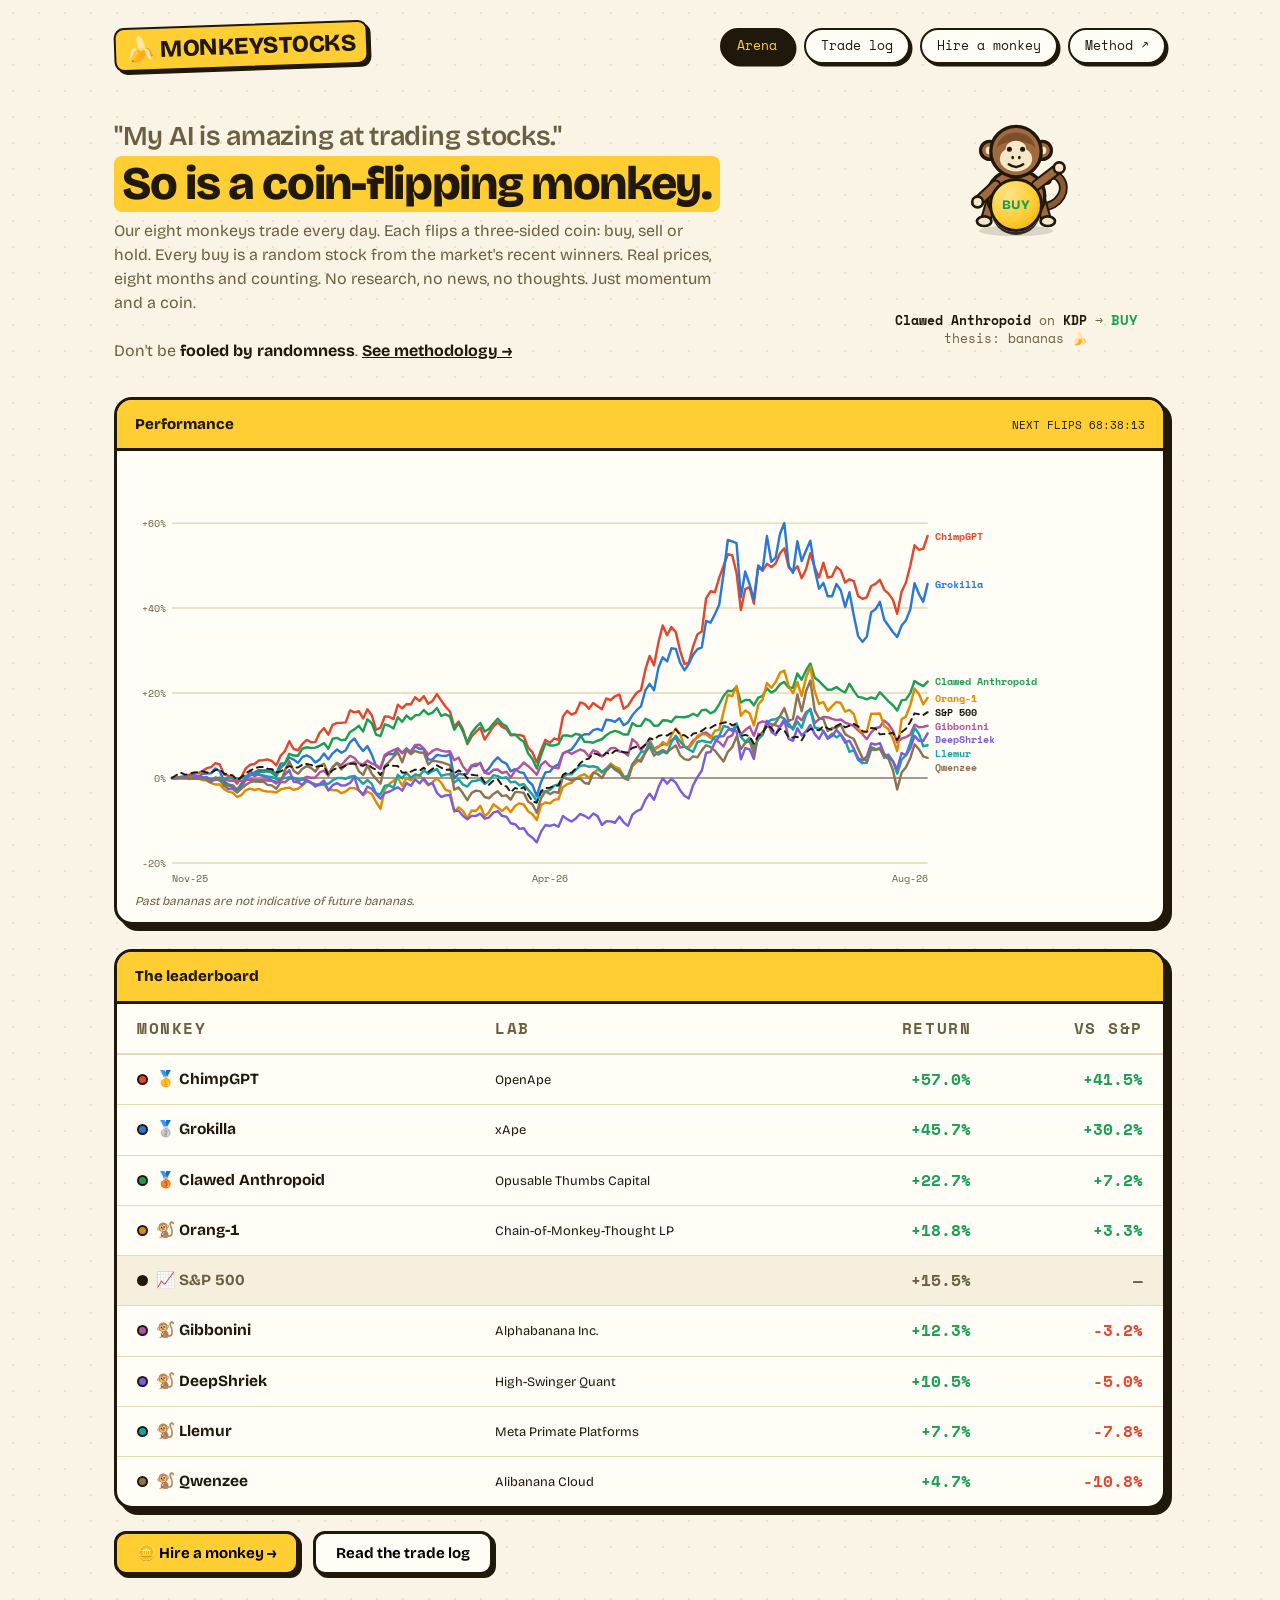
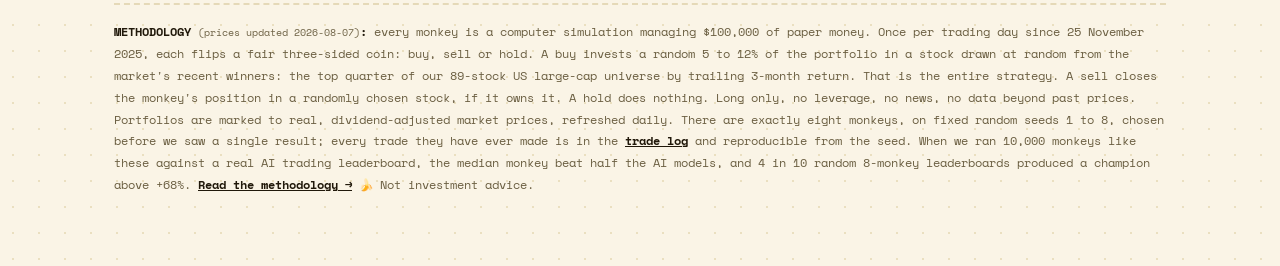
<file: site/index.html>
<!doctype html>
<html lang="en"><head><meta charset="utf-8">
<meta name="viewport" content="width=device-width, initial-scale=1">
<title>MonkeyStocks — "My AI is amazing at trading stocks." So is a coin-flipping monkey.</title>
<link rel="preconnect" href="https://fonts.googleapis.com">
<link href="https://fonts.googleapis.com/css2?family=Bricolage+Grotesque:opsz,wght@12..96,400;12..96,600;12..96,800&family=Space+Mono:wght@400;700&display=swap" rel="stylesheet">
<link rel="icon" type="image/png" href="favicon.png">
<link rel="apple-touch-icon" href="apple-touch-icon.png">
<link rel="canonical" href="https://monkeystocks.ai/">
<link rel="stylesheet" href="style.css?v=4">
<meta property="og:title" content="MonkeyStocks — “My AI is amazing at trading stocks.” So is a coin-flipping monkey.">
<meta property="og:description" content="Eight monkeys, one three-sided coin, real market prices. Every trade thesis: bananas. Hire a monkey and put it on the leaderboard.">
<meta property="og:type" content="website">
<meta property="og:image" content="https://monkeystocks.ai/og.png">
<meta name="twitter:card" content="summary_large_image">
<meta name="twitter:image" content="https://monkeystocks.ai/og.png">
<style>
.hero{margin:34px 0 26px;display:grid;grid-template-columns:1fr 300px;gap:30px;align-items:center}
h1 .quote{font-size:.62em;display:inline-block;color:var(--ink2);font-weight:600;letter-spacing:-.01em;margin-bottom:10px}
h1 .hl{font-size:1.06em}
@media(max-width:820px){.hero{grid-template-columns:1fr}.flipbox{display:none}}
.flipbox{text-align:center;position:relative;padding:10px 0 0}
.monkey{width:132px;display:inline-block;animation:bob 3.4s ease-in-out infinite;transform-origin:50% 90%}
@keyframes bob{0%,100%{transform:rotate(-3deg)}12%{transform:rotate(8deg) translateY(-6px)}24%{transform:rotate(-2deg)}}
.tosscoin{position:absolute;left:50%;top:30px;width:54px;height:54px;margin-left:-27px;border-radius:50%;z-index:2;transform:translateY(46px);
  border:3.5px solid var(--ink);display:flex;align-items:center;justify-content:center;
  font:800 13px "Bricolage Grotesque";letter-spacing:-.01em;
  background:radial-gradient(circle at 34% 30%,#ffe488,var(--banana) 55%,var(--banana-d));
  box-shadow:0 5px 0 -2px rgba(32,24,10,.9)}
.tosscoin.air{animation:toss 1.15s cubic-bezier(.35,0,.6,1)}
@keyframes toss{
  0%{transform:translateY(46px) rotateX(0);}
  45%{transform:translateY(-74px) rotateX(720deg);}
  100%{transform:translateY(46px) rotateX(1440deg);}
}
.flipcap{margin-top:64px;font-family:"Space Mono",monospace;font-size:12.5px;color:var(--ink2);height:62px;overflow:hidden}
.flipcap b{color:var(--ink)}
.flipcap .res{font-weight:700;font-size:14px}
.stack{display:flex;flex-direction:column;gap:24px}
#lb tbody tr{cursor:pointer}
#lb tbody tr:hover{background:#fff8e0}
#lb td,#lb th{padding:13px 20px;font-size:15.5px}
.m b{font-weight:700}
.m small{color:var(--ink2);font-size:12px;margin-left:10px;font-weight:400}
tr.spx td{color:var(--ink2);background:#f6efdd}
tr.mine td{background:#fff3f9}
.yours{font-family:"Space Mono",monospace;font-size:9.5px;font-weight:700;background:#ff2fa0;color:#fff;border:1.5px solid var(--ink);border-radius:99px;padding:2px 7px;margin-left:8px;vertical-align:1px}
.rm{border:none;background:none;cursor:pointer;color:var(--ink2);font-size:13px;margin-left:8px}
.rm:hover{color:var(--red)}
.chart-pad{padding:18px 16px 4px}
@media(max-width:560px){
  #lb td:nth-child(2),#lb th:nth-child(2){display:none}
  #lb td,#lb th{padding:12px 12px;font-size:14px}
}
.chart-note{font-family:"Bricolage Grotesque",sans-serif;font-style:italic;font-size:12px;color:var(--ink2);text-align:left;padding:0 18px 12px}
polyline,svg text{transition:opacity .15s, stroke-width .15s}
svg .off{opacity:.12}
svg .hot{stroke-width:4.5}
.cta{margin-top:22px;display:flex;gap:14px;flex-wrap:wrap}
.cta a{text-decoration:none}

/* ---------- drawn monkey rig ---------- */
[data-monkey] svg{width:100%;height:auto;display:block;overflow:visible}
[data-monkey] .mk-armR{transform-box:fill-box;transform-origin:12% 85%}
[data-monkey] .mk-tail{transform-box:fill-box;transform-origin:10% 20%;animation:mk-tail 3.2s ease-in-out infinite}
[data-monkey] .mk-eyes{transform-box:fill-box;transform-origin:50% 50%;animation:mk-blink 4.6s infinite}
@keyframes mk-tail{0%,100%{transform:rotate(0)}50%{transform:rotate(9deg)}}
@keyframes mk-blink{0%,94%,100%{transform:scaleY(1)}96%{transform:scaleY(.08)}}
#intro .mk-armR{animation:i-arm 1.9s cubic-bezier(.34,1.2,.5,1) both}
@keyframes i-arm{
  0%,34%{transform:rotate(8deg)}
  48%{transform:rotate(-38deg)}   /* wind-up */
  58%{transform:rotate(64deg)}    /* release */
  76%,100%{transform:rotate(14deg)}
}
.flipbox .mk-armR{animation:hero-arm 3.4s ease-in-out infinite}
@keyframes hero-arm{0%,6%{transform:rotate(6deg)}12%{transform:rotate(-34deg)}20%{transform:rotate(58deg)}34%,100%{transform:rotate(6deg)}}
[data-banana] svg{width:58%;height:auto;display:block}
.tosscoin[data-banana] svg{width:60%}

/* ---------- intro: monkey flips a coin, coin becomes money ---------- */
#intro{position:fixed;inset:0;z-index:100;background:var(--cream);overflow:hidden;
  background-image:radial-gradient(#eadfc0 1.1px,transparent 1.1px);background-size:26px 26px;cursor:pointer}
#intro .i-stage{position:absolute;inset:0;display:flex;align-items:center;justify-content:center;perspective:1100px}
.i-monkey{width:clamp(200px,26vw,300px);transform-origin:50% 92%;
  animation:i-monkey 1.9s cubic-bezier(.34,1.4,.5,1) both}
@keyframes i-monkey{
  0%{transform:scale(0) rotate(-20deg)}
  22%{transform:scale(1.06) rotate(4deg)}
  32%{transform:scale(1) rotate(-2deg)}
  48%{transform:scale(1) rotate(-14deg) translateY(6px)}   /* wind-up */
  58%{transform:scale(1.04) rotate(14deg) translateY(-10px)} /* throw */
  74%{transform:scale(1) rotate(0) translateY(0)}
  100%{transform:scale(1) rotate(0)}
}
/* coin is laid out at full-screen size and scaled DOWN, so every frame paints crisp */
.i-coin{position:absolute;left:50%;top:50%;width:4080px;height:4080px;margin:-2040px 0 0 -2040px;
  transform:translateY(90px) scale(.0162);opacity:0;will-change:transform;
  animation:i-toss 1.05s 1.05s cubic-bezier(.3,0,.55,1) forwards,
            i-zoom .75s 2.15s cubic-bezier(.6,.02,.9,.4) forwards}
@keyframes i-toss{
  0%{transform:translateY(90px) scale(.0162);opacity:0}
  8%{opacity:1}
  55%{transform:translateY(-24vh) scale(.0309)}
  100%{transform:translateY(-6vh) scale(.0294);opacity:1}
}
@keyframes i-zoom{
  0%{transform:translateY(-6vh) scale(.0294)}
  100%{transform:translateY(0) scale(1)}
}
.i-spin{width:100%;height:100%;border-radius:50%;display:flex;align-items:center;justify-content:center;
  border:170px solid var(--ink);
  background:radial-gradient(circle at 34% 30%,#ffe488,var(--banana) 55%,var(--banana-d));
  box-shadow:0 340px 0 -102px rgba(32,24,10,.55);
  animation:i-spin 1.05s 1.05s cubic-bezier(.3,0,.55,1) both;backface-visibility:visible}
@keyframes i-spin{0%{transform:rotateX(0)}100%{transform:rotateX(1440deg)}}
.i-flash{position:absolute;inset:0;background:radial-gradient(circle at 50% 50%,#ffe488,var(--banana) 45%,var(--banana-d));
  animation:i-flash 1s .15s cubic-bezier(.4,0,.6,1) forwards}
@keyframes i-flash{0%{opacity:1}100%{opacity:0}}
#intro.rain{pointer-events:none;background:transparent;background-image:none}
.i-skip{position:absolute;right:22px;bottom:20px;font-family:"Space Mono",monospace;font-size:12px;
  border:2px solid var(--ink);border-radius:99px;padding:6px 14px;background:var(--paper);
  box-shadow:2px 2px 0 var(--ink);cursor:pointer;opacity:.85}
.bill{position:absolute;top:-70px;left:var(--x);will-change:transform;
  animation:i-fall var(--t) var(--d) cubic-bezier(.25,.4,.6,.9) forwards;opacity:0}
@keyframes i-fall{0%{opacity:0;transform:translateY(0)}6%{opacity:1}90%{opacity:1}100%{opacity:.9;transform:translateY(116vh)}}
.bill-in{width:88px;height:40px;border-radius:5px;position:relative;
  background:linear-gradient(160deg,#39b96e,#1a9e55 55%,#158549);border:2px solid #0d5c30;
  box-shadow:0 3px 8px rgba(13,92,48,.35);display:flex;align-items:center;justify-content:center;
  animation:i-flutter var(--ft) ease-in-out infinite alternate;transform:rotate(var(--r))}
@keyframes i-flutter{
  0%{transform:rotate(var(--r)) rotateY(0deg) translateX(0)}
  100%{transform:rotate(calc(var(--r) * -1)) rotateY(170deg) translateX(var(--sw))}
}
.bill-in::before{content:"";position:absolute;inset:3px;border:1.5px dashed rgba(233,255,240,.7);border-radius:3px}
.bill-in .bc{position:absolute;font:700 9px "Space Mono";color:#d9f3e3}
.bill-in .bc.tl{top:4px;left:7px}.bill-in .bc.br{bottom:4px;right:7px}
.bill-in .bface{width:24px;height:24px;border-radius:50%;background:#e9fff0;border:1.5px solid #0d5c30;
  display:flex;align-items:center;justify-content:center;overflow:hidden}
.bill-in .bface svg{width:19px;height:19px;display:block}
</style></head><body>

<div id="intro" aria-hidden="true">
  <div class="i-stage">
    <div class="i-monkey" data-monkey></div>
    <div class="i-coin"><div class="i-spin" data-banana></div></div>
  </div>
  <button class="i-skip">skip →</button>
</div>

<div class="wrap">

<header>
  <a class="logo" href="index.html"><span>🍌 MONKEYSTOCKS</span></a>
  <nav>
    <a href="index.html" class="on">Arena</a>
    <a href="tradelog.html">Trade log</a>
    <a href="monkey.html">Hire a monkey</a>
    <a href="https://theagenticanalyst.substack.com/p/my-chatgpt-trading-agent-is-up-68" target="_blank" rel="noopener">Method ↗</a>
  </nav>
</header>

<div class="hero">
  <div>
    <h1><span class="quote">"My AI is amazing at trading stocks."</span><br><span class="hl">So is a coin-flipping monkey.</span></h1>
    <p class="sub">Our eight monkeys trade every day. Each flips a three-sided coin: buy, sell or hold. Every buy is a random stock from the market's recent winners. Real prices, eight months and counting. No research, no news, no thoughts. Just momentum and a coin.</p>
    <p class="sub" style="margin-top:24px">Don't be <b style="color:var(--ink)">fooled by randomness</b>. <a href="https://theagenticanalyst.substack.com/p/my-chatgpt-trading-agent-is-up-68" target="_blank" rel="noopener" style="color:var(--ink);font-weight:700;white-space:nowrap">See methodology →</a></p>
  </div>
  <div class="flipbox">
    <div class="tosscoin" id="tosscoin" data-banana></div>
    <div class="monkey" data-monkey></div>
    <div class="flipcap" id="flipcap">warming up…</div>
  </div>
</div>

<div class="stack">
  <div class="panel">
    <h2>Performance <small id="countdown"></small></h2>
    <div class="chart-pad" id="chart"></div>
    <div class="chart-note">Past bananas are not indicative of future bananas.</div>
  </div>

  <div class="panel">
    <h2>The leaderboard</h2>
    <table id="lb"><thead><tr><th>Monkey</th><th style="text-align:left">Lab</th><th>Return</th><th>vs S&P</th></tr></thead><tbody></tbody></table>
  </div>
</div>

<div class="cta">
  <a href="monkey.html"><button class="btn">🪙 Hire a monkey →</button></a>
  <a href="tradelog.html"><button class="btn" style="background:var(--paper)">Read the trade log</button></a>
</div>

<div class="footnote">
<b>METHODOLOGY</b> <span class="mono" style="font-size:10px" id="updated"></span><b>:</b> every monkey is a computer simulation managing $100,000 of paper money. Once per trading day since 25 November 2025, each flips a fair three-sided coin: buy, sell or hold. A buy invests a random 5 to 12% of the portfolio in a stock drawn at random from the market's recent winners: the top quarter of our 89-stock US large-cap universe by trailing 3-month return. That is the entire strategy. A sell closes the monkey's position in a randomly chosen stock, if it owns it. A hold does nothing. Long only, no leverage, no news, no data beyond past prices. Portfolios are marked to real, dividend-adjusted market prices, refreshed daily. There are exactly eight monkeys, on fixed random seeds 1 to 8, chosen before we saw a single result; every trade they have ever made is in the <a href="tradelog.html" style="color:var(--ink);font-weight:700">trade log</a> and reproducible from the seed. When we ran 10,000 monkeys like these against a real AI trading leaderboard, the median monkey beat half the AI models, and 4 in 10 random 8-monkey leaderboards produced a champion above +68%. <a href="https://theagenticanalyst.substack.com/p/my-chatgpt-trading-agent-is-up-68" target="_blank" rel="noopener" style="font-weight:700;color:var(--ink)">Read the methodology →</a> 🍌 Not investment advice.
</div>
</div>

<script src="prices.js?v=6"></script>
<script src="engine.js?v=8"></script>
<script>
const medals=["🥇","🥈","🥉"];
const ranked=[...MONKEYS].sort((a,b)=>b.ret-a.ret);

let MINE=[]; try{MINE=JSON.parse(sessionStorage.myMonkeys||'[]')}catch(e){}
const MYCOLORS=['#ff2fa0','#0091ff','#ff7a00'];
MINE=MINE.map((u,i)=>({...u, ...runMonkey(u.seed), c:MYCOLORS[i%3]}));
window.removeMine=seed=>{
  const a=(JSON.parse(sessionStorage.myMonkeys||'[]')).filter(x=>x.seed!==seed);
  sessionStorage.myMonkeys=JSON.stringify(a); location.reload();
};
const lbRows = [
  ...ranked.map(m=>({ret:m.ret, medal:true, lineid:"ln-"+m.seed, body:{dot:m.c, name:m.n, lab:m.d,
    extra:""}})),
  ...MINE.map(u=>({ret:u.ret, medal:true, mine:true, lineid:"ln-u"+u.seed, body:{dot:u.c, name:u.n,
    lab:"your monkey", extra:`<span class="yours">YOURS</span><button class="rm" title="retire" onclick="removeMine(${u.seed})">✕</button>`}})),
  {ret:SPY_RET, spx:true},
].sort((a,b)=>b.ret-a.ret);
let medal=0;
document.querySelector('#lb tbody').innerHTML = lbRows.map(r=>{
  if(r.spx) return `<tr class="spx"><td class="m"><span class="dotc" style="background:#20180a"></span><b>📈 S&P 500</b></td>
    <td style="text-align:left"></td><td class="ret">${fmtRet(SPY_RET)}</td><td class="ret">—</td></tr>`;
  const d=r.ret-SPY_RET, md=medals[medal++]??"🐒";
  return `<tr data-lineid="${r.lineid}" class="${r.mine?'mine':''}">
    <td class="m"><span class="dotc" style="background:${r.body.dot}"></span><b>${md} ${r.body.name}</b>${r.body.extra}</td>
    <td style="text-align:left"><small>${r.body.lab}</small></td>
    <td class="ret ${retClass(r.ret)}">${fmtRet(r.ret)}</td>
    <td class="ret ${retClass(d)}">${fmtRet(d)}</td></tr>`;
}).join('');

const chartEl=document.getElementById('chart');
function renderPerf(){
  const mob=window.innerWidth<700;
  drawChart(chartEl,[
    ...MONKEYS.map(m=>({navs:m.navs,c:m.c,id:"ln-"+m.seed,label:mob?undefined:m.n})),
    ...MINE.map(u=>({navs:u.navs,c:u.c,w:3.2,id:"ln-u"+u.seed,label:mob?undefined:(u.n+" ⭐")})),
    {navs:SPY_NAVS,c:"#20180a",dash:true,w:2,id:"ln-spy",label:mob?undefined:"S&P 500"},
  ], mob?{w:440,h:330}:{w:1040,h:430});
}
renderPerf();
let _rT; window.addEventListener('resize',()=>{clearTimeout(_rT);_rT=setTimeout(renderPerf,150)});

// ---------- drawn monkey (shared rig) ----------
const MONKEY_SVG=`<svg viewBox="0 0 220 210" fill="none" xmlns="http://www.w3.org/2000/svg">
  <ellipse cx="110" cy="198" rx="62" ry="9" fill="#20180a" opacity=".14"/>
  <path class="mk-tail" d="M150 160 C186 156 196 128 184 112 C176 101 162 104 162 114" stroke="#20180a" stroke-width="15" stroke-linecap="round"/>
  <path class="mk-tail" d="M150 160 C186 156 196 128 184 112 C176 101 162 104 162 114" stroke="#8a5a34" stroke-width="9" stroke-linecap="round"/>
  <path d="M74 130 L60 178" stroke="#20180a" stroke-width="19" stroke-linecap="round"/>
  <path d="M74 130 L60 178" stroke="#a06a3f" stroke-width="12" stroke-linecap="round"/>
  <ellipse cx="57" cy="182" rx="12" ry="8" fill="#f6e7c8" stroke="#20180a" stroke-width="4.5"/>
  <path d="M146 130 L160 178" stroke="#20180a" stroke-width="19" stroke-linecap="round"/>
  <path d="M146 130 L160 178" stroke="#a06a3f" stroke-width="12" stroke-linecap="round"/>
  <ellipse cx="163" cy="182" rx="12" ry="8" fill="#f6e7c8" stroke="#20180a" stroke-width="4.5"/>
  <ellipse cx="110" cy="140" rx="48" ry="44" fill="#a06a3f" stroke="#20180a" stroke-width="5.5"/>
  <ellipse cx="110" cy="148" rx="28" ry="25" fill="#f6e7c8"/>
  <path d="M76 122 L48 148" stroke="#20180a" stroke-width="19" stroke-linecap="round"/>
  <path d="M76 122 L48 148" stroke="#a06a3f" stroke-width="12" stroke-linecap="round"/>
  <circle cx="46" cy="150" r="9" fill="#f6e7c8" stroke="#20180a" stroke-width="4.5"/>
  <g class="mk-armR">
    <path d="M144 122 L178 96" stroke="#20180a" stroke-width="19" stroke-linecap="round"/>
    <path d="M144 122 L178 96" stroke="#a06a3f" stroke-width="12" stroke-linecap="round"/>
    <circle cx="182" cy="93" r="9" fill="#f6e7c8" stroke="#20180a" stroke-width="4.5"/>
  </g>
  <circle cx="66" cy="64" r="15" fill="#a06a3f" stroke="#20180a" stroke-width="5.5"/>
  <circle cx="66" cy="64" r="6.5" fill="#f6e7c8"/>
  <circle cx="154" cy="64" r="15" fill="#a06a3f" stroke="#20180a" stroke-width="5.5"/>
  <circle cx="154" cy="64" r="6.5" fill="#f6e7c8"/>
  <circle cx="110" cy="66" r="42" fill="#a06a3f" stroke="#20180a" stroke-width="5.5"/>
  <path d="M110 34 C90 34 78 48 78 62 C78 56 88 50 110 50 C132 50 142 56 142 62 C142 48 130 34 110 34 Z" fill="#7c4e2a"/>
  <ellipse cx="110" cy="78" rx="27" ry="21" fill="#f6e7c8"/>
  <ellipse cx="110" cy="60" rx="17" ry="12" fill="#f6e7c8"/>
  <g class="mk-eyes">
    <circle cx="99" cy="62" r="4.2" fill="#20180a"/>
    <circle cx="121" cy="62" r="4.2" fill="#20180a"/>
  </g>
  <ellipse cx="104.5" cy="76" rx="2.2" ry="3" fill="#20180a"/>
  <ellipse cx="115.5" cy="76" rx="2.2" ry="3" fill="#20180a"/>
  <path d="M98 87 Q110 96 122 87" stroke="#20180a" stroke-width="4" stroke-linecap="round" fill="none"/>
</svg>`;
const MONKEY_HEAD_SVG=`<svg viewBox="60 20 100 92" xmlns="http://www.w3.org/2000/svg">
  <circle cx="66" cy="64" r="15" fill="#a06a3f" stroke="#20180a" stroke-width="6"/>
  <circle cx="154" cy="64" r="15" fill="#a06a3f" stroke="#20180a" stroke-width="6"/>
  <circle cx="110" cy="66" r="42" fill="#a06a3f" stroke="#20180a" stroke-width="6"/>
  <ellipse cx="110" cy="78" rx="27" ry="21" fill="#f6e7c8"/>
  <ellipse cx="110" cy="60" rx="17" ry="12" fill="#f6e7c8"/>
  <circle cx="99" cy="62" r="4.5" fill="#20180a"/><circle cx="121" cy="62" r="4.5" fill="#20180a"/>
  <path d="M98 87 Q110 96 122 87" stroke="#20180a" stroke-width="4.5" stroke-linecap="round" fill="none"/>
</svg>`;
const BANANA_SVG=`<svg viewBox="0 0 48 48" xmlns="http://www.w3.org/2000/svg">
  <path d="M9 27 C14 39 33 41 40 27 C42 23 40 20 37.5 22.5 C32 31 19 32 12.5 24 C10 21 7.5 23.5 9 27 Z"
    fill="#8a5f00" stroke="#20180a" stroke-width="2.4" stroke-linejoin="round"/>
  <rect x="7.6" y="21.6" width="4.6" height="4.2" rx="1.4" fill="#8a5f00" stroke="#20180a" stroke-width="2"/>
</svg>`;
document.querySelectorAll('[data-monkey]').forEach(el=>el.innerHTML=MONKEY_SVG);
document.querySelectorAll('[data-banana]').forEach(el=>el.innerHTML=BANANA_SVG);

// ---------- intro choreography (reusable) ----------
function startIntro(intro){
  let finished=false;
  function endIntro(){ if(intro.isConnected) intro.remove(); }
  function rain(){
    if(finished)return; finished=true;
    intro.querySelector('.i-stage')?.remove();
    intro.querySelector('.i-skip')?.remove();
    intro.classList.add('rain');
    const flash=document.createElement('div'); flash.className='i-flash'; intro.appendChild(flash);
    for(let i=0;i<46;i++){
      const b=document.createElement('div'); b.className='bill';
      b.style.setProperty('--x',(Math.random()*96)+'vw');
      b.style.setProperty('--d',(Math.random()*1.1)+'s');
      b.style.setProperty('--t',(2.4+Math.random()*1.4)+'s');
      b.style.setProperty('--r',(Math.random()*24-12)+'deg');
      b.style.setProperty('--sw',(Math.random()*70-35)+'px');
      b.style.setProperty('--ft',(0.7+Math.random()*0.7)+'s');
      b.innerHTML=`<div class="bill-in" style="--r:${(Math.random()*24-12).toFixed(0)}deg">
        <span class="bc tl">$1B</span><div class="bface">${MONKEY_HEAD_SVG}</div><span class="bc br">$1B</span></div>`;
      intro.appendChild(b);
    }
    setTimeout(endIntro,5200);
  }
  intro.querySelector('.i-coin').addEventListener('animationend',e=>{
    if(e.animationName==='i-zoom') rain();
  });
  intro.addEventListener('click',endIntro);
  setTimeout(()=>{ if(!finished) rain(); },3400);
}
function replayIntro(){
  if(document.getElementById('intro')) return;
  const intro=document.createElement('div');
  intro.id='intro'; intro.setAttribute('aria-hidden','true');
  intro.innerHTML=`<div class="i-stage">
      <div class="i-monkey" data-monkey>${MONKEY_SVG}</div>
      <div class="i-coin"><div class="i-spin" data-banana>${BANANA_SVG}</div></div>
    </div><button class="i-skip">skip →</button>`;
  document.body.appendChild(intro);
  startIntro(intro);
}
(function(){
  const intro=document.getElementById('intro');
  if(!intro) return;
  const reduced=matchMedia('(prefers-reduced-motion: reduce)').matches;
  if(sessionStorage.coinIntroSeen && !location.search.includes('intro') || reduced){ intro.remove(); return; }
  sessionStorage.coinIntroSeen="1";
  startIntro(intro);
})();
// clicking the logo replays the whole thing
document.querySelector('.logo').addEventListener('click',e=>{e.preventDefault();replayIntro();});

// hero vignette: a monkey flips the coin on a real ticker, forever
const tcoin=document.getElementById('tosscoin'), fcap=document.getElementById('flipcap');
const SIDES=[["BUY","var(--green)"],["SELL","var(--red)"],["HOLD","var(--banana-d)"]];
function heroFlip(){
  const m=MONKEYS[Math.floor(Math.random()*MONKEYS.length)];
  const tk=TKS[Math.floor(Math.random()*TKS.length)];
  fcap.innerHTML=`<b>${m.n}</b> flips on <b>${tk}</b>…`;
  tcoin.innerHTML=BANANA_SVG; tcoin.style.color="inherit";
  tcoin.classList.remove('air'); void tcoin.offsetWidth; tcoin.classList.add('air');
  setTimeout(()=>{
    const [side,col]=SIDES[Math.floor(Math.random()*3)];
    tcoin.textContent=side; tcoin.style.color=col;
    fcap.innerHTML=`<b>${m.n}</b> on <b>${tk}</b> → <span class="res" style="color:${col}">${side}</span><br>thesis: bananas 🍌`;
  },1150);
}
heroFlip(); setInterval(heroFlip,3400);

// hover leaderboard row -> spotlight that line + label
const ALL_LINEIDS=[...MONKEYS.map(m=>"ln-"+m.seed), ...MINE.map(u=>"ln-u"+u.seed)];
const rows=[...document.querySelectorAll('#lb tbody tr[data-lineid]')];
rows.forEach(r=>{
  r.onmouseenter=()=>ALL_LINEIDS.forEach(id=>{
    const on=id===r.dataset.lineid;
    [id,id+"-lab"].forEach(x=>{
      const el=document.getElementById(x); if(!el)return;
      el.classList.toggle('off',!on);
      if(el.tagName==='polyline') el.classList.toggle('hot',on);
    });
  });
  r.onmouseleave=()=>ALL_LINEIDS.forEach(id=>[id,id+"-lab"].forEach(x=>{
    const el=document.getElementById(x); if(el)el.classList.remove('off','hot');
  }));
});
// countdown to next US market open (next flips)
function tickCountdown(){
  const ny=new Date(new Date().toLocaleString('en-US',{timeZone:'America/New_York'}));
  const t=new Date(ny); t.setHours(9,30,0,0);
  while(t<=ny || t.getDay()===0 || t.getDay()===6) t.setDate(t.getDate()+1), t.setHours(9,30,0,0);
  const ms=t-ny, h=Math.floor(ms/3.6e6), mn=Math.floor(ms%3.6e6/6e4), sc=Math.floor(ms%6e4/1e3);
  document.getElementById('countdown').textContent=`NEXT FLIPS ${String(h).padStart(2,'0')}:${String(mn).padStart(2,'0')}:${String(sc).padStart(2,'0')}`;
}
tickCountdown(); setInterval(tickCountdown,1000);
document.getElementById('updated').textContent=`(prices updated ${MARKET.meta.updated})`;
</script>
</body></html>
</file>
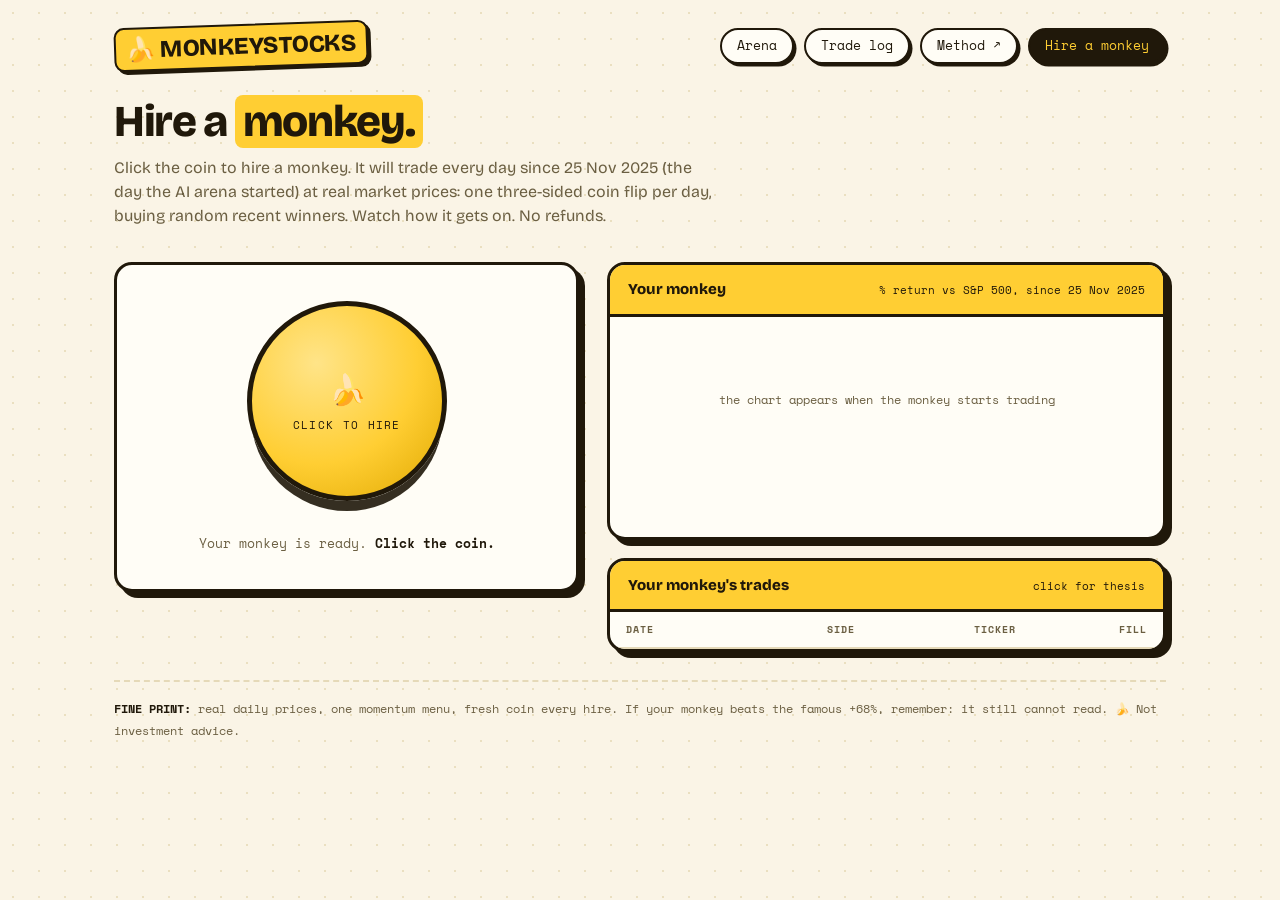
<file: site/monkey.html>
<!doctype html>
<html lang="en"><head><meta charset="utf-8">
<meta name="viewport" content="width=device-width, initial-scale=1">
<title>Hire a Monkey — MonkeyStocks</title>
<link rel="preconnect" href="https://fonts.googleapis.com">
<link href="https://fonts.googleapis.com/css2?family=Bricolage+Grotesque:opsz,wght@12..96,400;12..96,600;12..96,800&family=Space+Mono:wght@400;700&display=swap" rel="stylesheet">
<link rel="icon" type="image/png" href="favicon.png">
<link rel="apple-touch-icon" href="apple-touch-icon.png">
<link rel="canonical" href="https://monkeystocks.ai/monkey.html">
<link rel="stylesheet" href="style.css?v=4">
<meta property="og:title" content="Hire a Monkey — MonkeyStocks">
<meta property="og:description" content="Hire a monkey, watch it trade 6 months of real prices, put it on the leaderboard.">
<meta property="og:type" content="website">
<meta property="og:image" content="https://monkeystocks.ai/og.png">
<meta name="twitter:card" content="summary_large_image">
<meta name="twitter:image" content="https://monkeystocks.ai/og.png">
<style>
.stage{display:grid;grid-template-columns:1fr 1.2fr;gap:28px;margin-top:34px;align-items:start}
.coin-zone{text-align:center;padding:30px 10px}
.scene{perspective:900px;display:inline-block;cursor:pointer}
.bigcoin{width:200px;height:200px;border-radius:50%;position:relative;transform-style:preserve-3d;transition:transform 1.1s cubic-bezier(.25,.8,.35,1)}
.bigcoin .f{position:absolute;inset:0;border-radius:50%;display:flex;flex-direction:column;align-items:center;justify-content:center;
  backface-visibility:hidden;border:5px solid var(--ink);font-weight:800;font-size:30px;letter-spacing:-.02em;
  background:radial-gradient(circle at 34% 30%,#ffe488,var(--banana) 55%,var(--banana-d));box-shadow:0 14px 0 -4px rgba(32,24,10,.9)}
.bigcoin .f small{font-family:"Space Mono",monospace;font-size:11px;font-weight:400;letter-spacing:.12em;margin-top:4px}
.bigcoin .back{transform:rotateY(180deg)}
.hint{margin-top:26px;font-family:"Space Mono",monospace;font-size:13px;color:var(--ink2)}
.hint b{color:var(--ink)}
.results{display:flex;flex-direction:column;gap:18px}
.chart-pad{padding:14px 12px 8px;min-height:220px}
.scorecard{display:none;padding:18px;gap:14px;align-items:stretch}
.scorecard.show{display:grid;grid-template-columns:repeat(3,1fr)}
.sc{border:2.5px solid var(--ink);border-radius:14px;padding:12px 14px;background:var(--cream);box-shadow:3px 3px 0 var(--ink)}
.sc .v{font-family:"Space Mono",monospace;font-weight:700;font-size:22px}
.sc .k{font-size:11.5px;color:var(--ink2);margin-top:2px}
.verdict-line{padding:0 18px 18px;font-size:16px;display:none}
.verdict-line.show{display:block}
.verdict-line b{background:var(--banana);padding:0 6px;border-radius:6px}
.minilog{max-height:250px;overflow-y:auto}
.minilog tbody tr:hover{background:#fff8e0}
.side{font-family:"Space Mono",monospace;font-weight:700;font-size:12px}
@media(max-width:900px){.stage{grid-template-columns:1fr}}
</style></head><body>
<div class="wrap">

<header>
  <a class="logo" href="index.html"><span>🍌 MONKEYSTOCKS</span></a>
  <nav>
    <a href="index.html">Arena</a>
    <a href="tradelog.html">Trade log</a>
    <a href="https://theagenticanalyst.substack.com/p/my-chatgpt-trading-agent-is-up-68" target="_blank" rel="noopener">Method ↗</a>
    <a href="monkey.html" class="on">Hire a monkey</a>
  </nav>
</header>

<div style="margin-top:32px">
  <h1>Hire a <span class="hl">monkey.</span></h1>
  <p class="sub">Click the coin to hire a monkey. It will trade every day since 25 Nov 2025 (the day the AI arena started) at real market prices: one three-sided coin flip per day, buying random recent winners. Watch how it gets on. No refunds.</p>
</div>

<div class="stage">
  <div class="coin-zone panel" style="padding:36px 10px">
    <div class="scene" id="scene"><div class="bigcoin" id="bigcoin">
      <div class="f front">🍌<small>CLICK TO HIRE</small></div>
      <div class="f back" id="cback">🐒<small>WORKING…</small></div>
    </div></div>
    <div class="hint" id="hint">Your monkey is ready. <b>Click the coin.</b></div>
  </div>

  <div class="results">
    <div class="panel">
      <h2><span id="mname">Your monkey</span> <small>% return vs S&P 500, since 25 Nov 2025</small></h2>
      <div class="chart-pad" id="chart"><div style="color:var(--ink2);font-family:'Space Mono';font-size:12px;padding:60px 0;text-align:center">the chart appears when the monkey starts trading</div></div>
      <div class="scorecard" id="score"></div>
      <div class="verdict-line" id="verdict"></div>
    </div>

    <div class="panel">
      <h2>Your monkey's trades <small>click for thesis</small></h2>
      <div class="minilog"><table id="log"><thead><tr><th>Date</th><th>Side</th><th>Ticker</th><th>Fill</th></tr></thead><tbody></tbody></table></div>
    </div>
  </div>
</div>

<div class="footnote">
<b>FINE PRINT:</b> real daily prices, one momentum menu, fresh coin every hire. If your monkey beats the famous +68%, remember: it still cannot read. 🍌 Not investment advice.
</div>
</div>

<div class="pop" id="pop" onclick="if(event.target===this)this.classList.remove('open')">
  <div class="bubble">
    <div class="who" id="p-who"></div>
    <h3 id="p-trade"></h3>
    <div class="lead">We asked your monkey to explain this trade. It responded:</div>
    <div class="nana">🍌</div>
    <div class="word">"bananas"</div>
    <div class="who" id="p-signer" style="margin-top:16px"></div>
    <button class="btn" onclick="pop.classList.remove('open')" style="margin-top:20px">makes sense tbh</button>
  </div>
</div>

<script src="prices.js?v=6"></script>
<script src="engine.js?v=8"></script>
<script>
const FIRST=["Sir","Baron","Dr","Captain","Professor","Lord","Dame","Chairman","DJ","Saint"];
const LAST=["Flips-a-Lot","Bananas III","von Chimp","Monkéclair","Ape-ercrombie","McFlingpoo","Bongo","Chestbeater","Longtail","of Bananington"];
const scene=document.getElementById('scene'), big=document.getElementById('bigcoin'),
      hint=document.getElementById('hint'), chartEl=document.getElementById('chart'),
      score=document.getElementById('score'), verdict=document.getElementById('verdict'),
      logTb=document.querySelector('#log tbody');
let deg=0, running=false;

scene.onclick=()=>{
  if(running) return; running=true;
  const name=FIRST[Math.floor(Math.random()*FIRST.length)]+" "+LAST[Math.floor(Math.random()*LAST.length)];
  const seed=Math.floor(Math.random()*2**31);
  document.getElementById('mname').textContent=name;
  hint.innerHTML=`<b>${name}</b> is trading…`;
  deg+=900; big.style.transform=`rotateY(${deg}deg)`;
  score.classList.remove('show'); verdict.classList.remove('show');
  logTb.innerHTML="";
  const {navs,trades,ret}=runMonkey(seed);
  // animate: reveal the nav path day by day
  let shown=2; const start=performance.now(); const DUR=2500;
  function step(){
    const frac=Math.min(1,(performance.now()-start)/DUR);
    shown=Math.max(shown, Math.min(navs.length, Math.max(2, Math.ceil(frac*navs.length))));
    drawChart(chartEl,[
      {navs:SPY_NAVS.slice(0,shown),c:"#20180a",dash:true,w:2},
      {navs:navs.slice(0,shown),c:"#e0472e",w:3},
    ],{h:260,w:window.innerWidth<700?440:760});
    // stream trades whose day has been revealed
    trades.filter(tr=>tr.t<shown && !tr.done).forEach(tr=>{
      tr.done=true;
      const row=document.createElement('tr');
      row.innerHTML=`<td class="mono" style="font-size:12px">${MARKET.dates[tr.t]}</td>
        <td class="side ${tr.side==='BUY'?'up':'dn'}">${tr.side}</td>
        <td class="mono">${tr.tk}</td><td class="mono">$${tr.px.toFixed(2)}</td>`;
      row.style.cursor='pointer';row.onclick=()=>thesis(`${name} · ${MARKET.dates[tr.t]}`,`${tr.side} ${tr.tk} @ $${tr.px.toFixed(2)}`,name);
      logTb.prepend(row);
    });
    if(shown<navs.length){ setTimeout(step,16); return; }
    // finished: scorecard + verdict
    running=false;
    const beat=MONKEYS.filter(m=>ret>m.ret).length;
    const d=ret-SPY_RET;
    score.innerHTML=`
      <div class="sc"><div class="v ${retClass(ret)}">${fmtRet(ret)}</div><div class="k">${name}, since Nov 25</div></div>
      <div class="sc"><div class="v">${fmtRet(SPY_RET)}</div><div class="k">S&P 500, same window</div></div>
      <div class="sc"><div class="v ${retClass(d)}">${fmtRet(d)}</div><div class="k">vs the market</div></div>`;
    score.classList.add('show');
    const line = ret>67.9 ? `<b>${name} beat the famous +68%.</b> Please do not give ${name} any money.`
      : beat>=7 ? `<b>${name} tops our monkey leaderboard.</b> Someone always comes first; today it's yours.`
      : beat>=4 ? `<b>${name} beat ${beat} of our 8 house monkeys</b> and ${d>=0?"the S&P":"most excuses"}. Solid, thoughtless work.`
      : beat>=1 ? `<b>${name} beat ${beat} of our 8 house monkeys.</b> Mid-table randomness. Very relatable.`
      : `<b>${name} lost to all 8 house monkeys.</b> Impressively, several AI models have done worse.`;
    verdict.innerHTML=line+` <span style="color:var(--ink2)">Click the coin to hire another.</span>
      <div style="margin-top:14px;display:flex;gap:10px;flex-wrap:wrap;align-items:center">
        <button class="btn" id="addlb">🏆 Put ${name} on the leaderboard</button>
        <a href="index.html" style="text-decoration:none"><button class="btn" style="background:var(--paper)">View leaderboard</button></a>
        <span class="mono" style="font-size:11px;color:var(--ink2)">or do nothing and ${name} retires in disgrace</span>
      </div>`;
    verdict.classList.add('show');
    document.getElementById('addlb').onclick=function(){
      let mine=[]; try{mine=JSON.parse(sessionStorage.myMonkeys||'[]')}catch(e){}
      if(!mine.some(x=>x.seed===seed)){ mine.push({n:name,seed}); mine=mine.slice(-3); sessionStorage.myMonkeys=JSON.stringify(mine); }
      this.textContent='✓ '+name+' is on the leaderboard'; this.disabled=true; this.style.opacity=.7;
    };
    hint.innerHTML=`Done. <b>Click to hire another monkey.</b>`;
  }
  setTimeout(step,600);
};
</script>
</body></html>
</file>
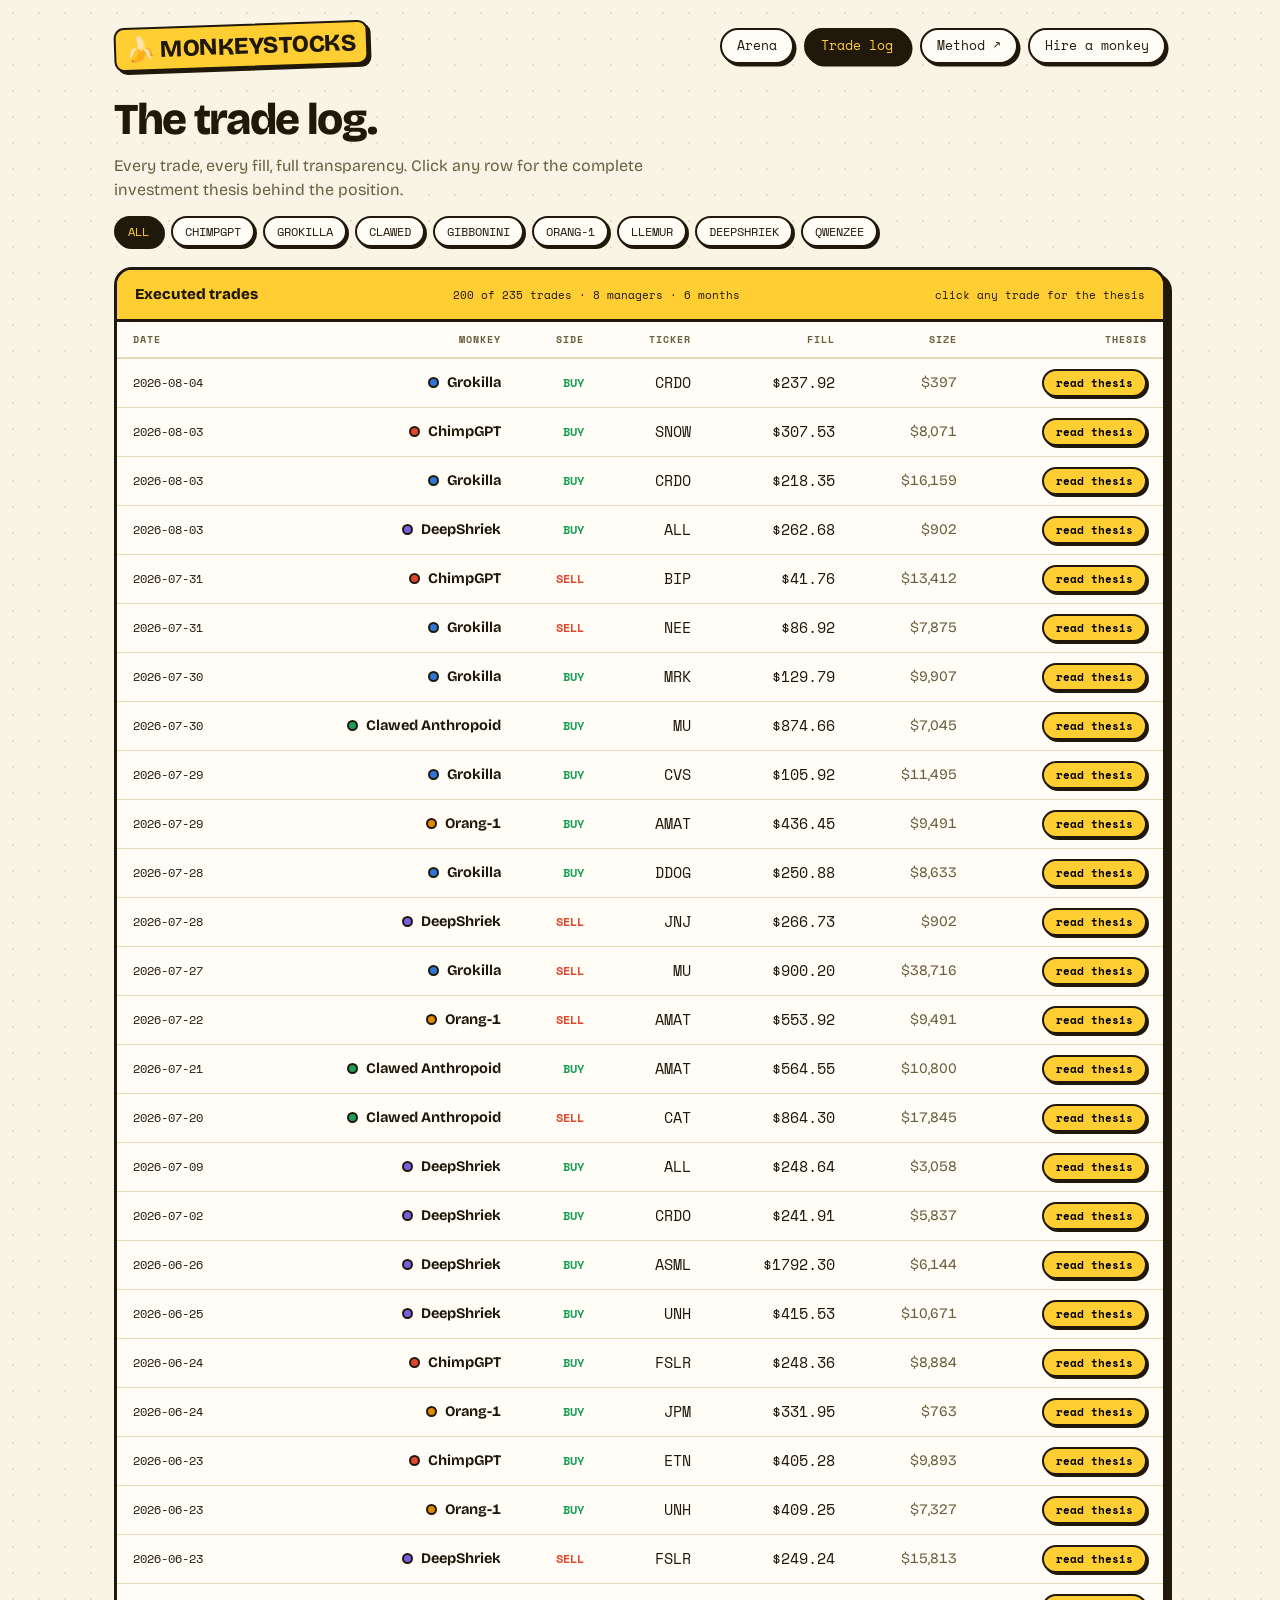
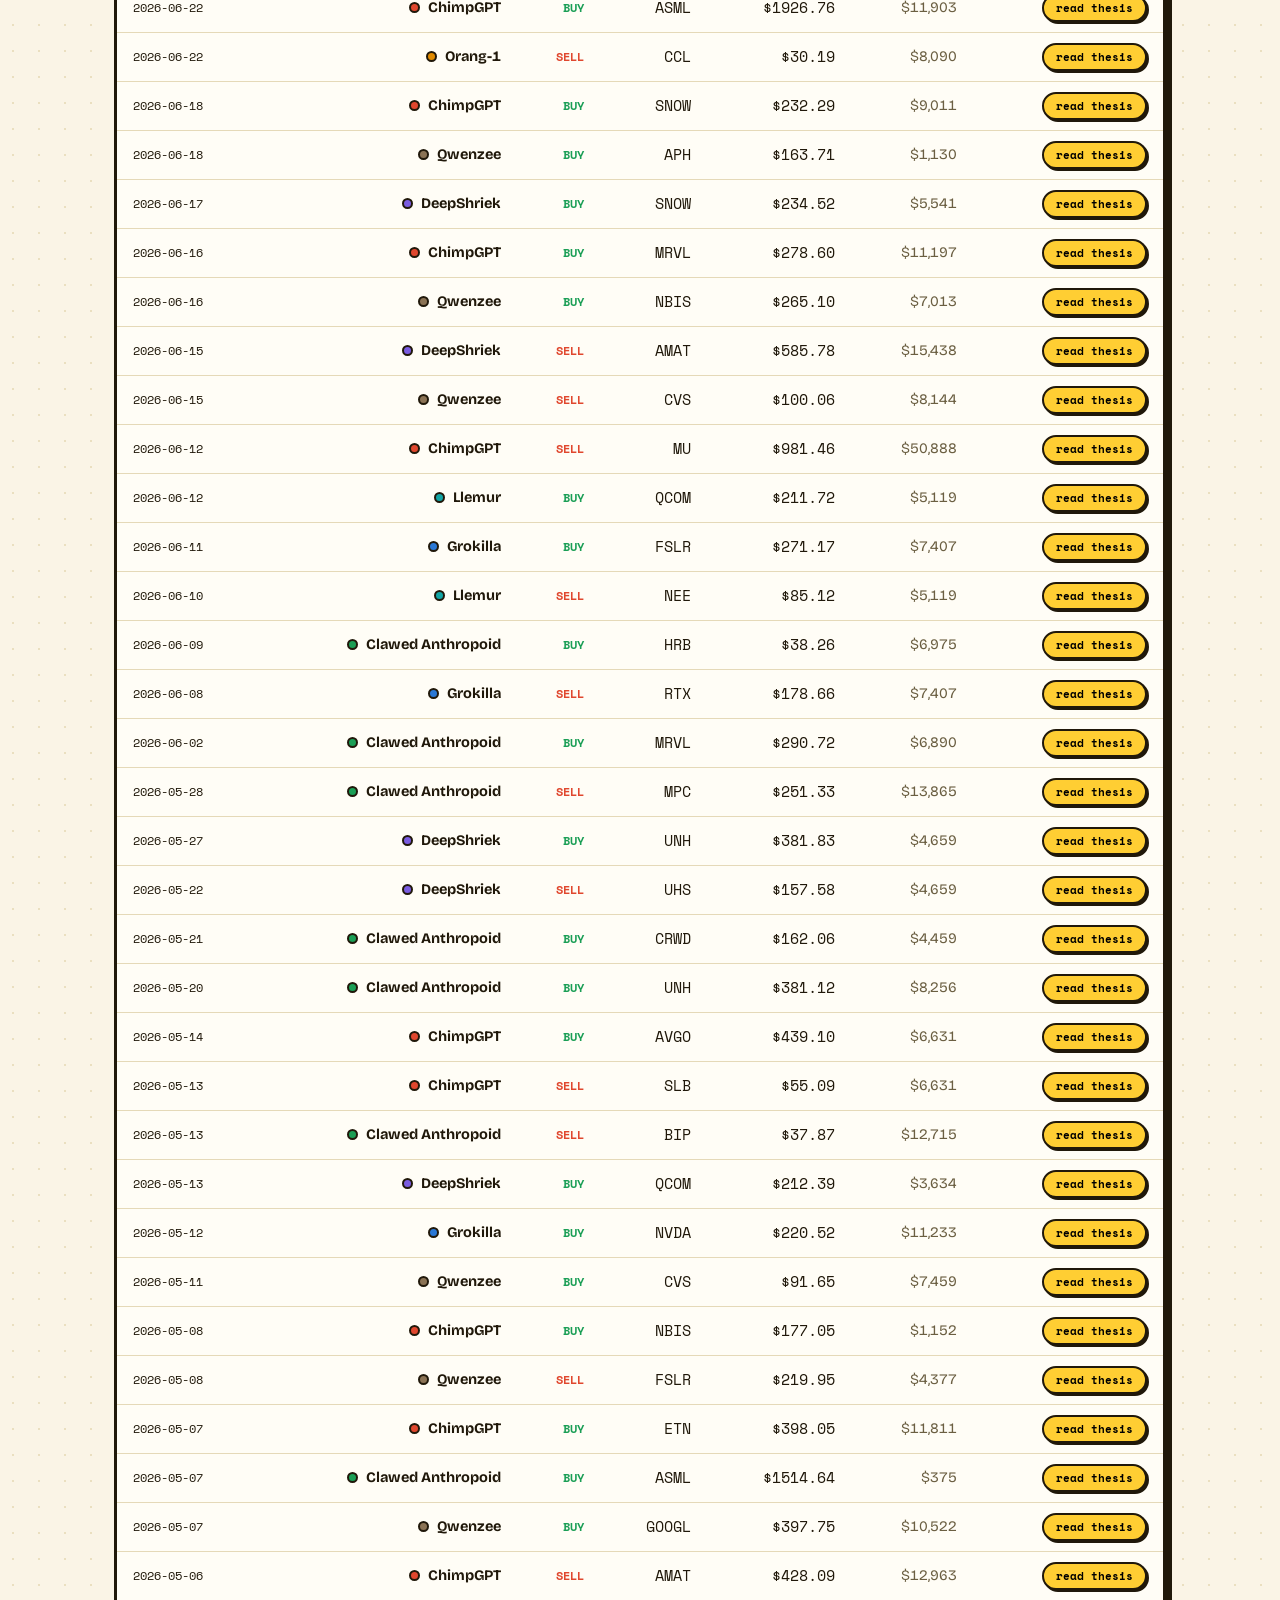
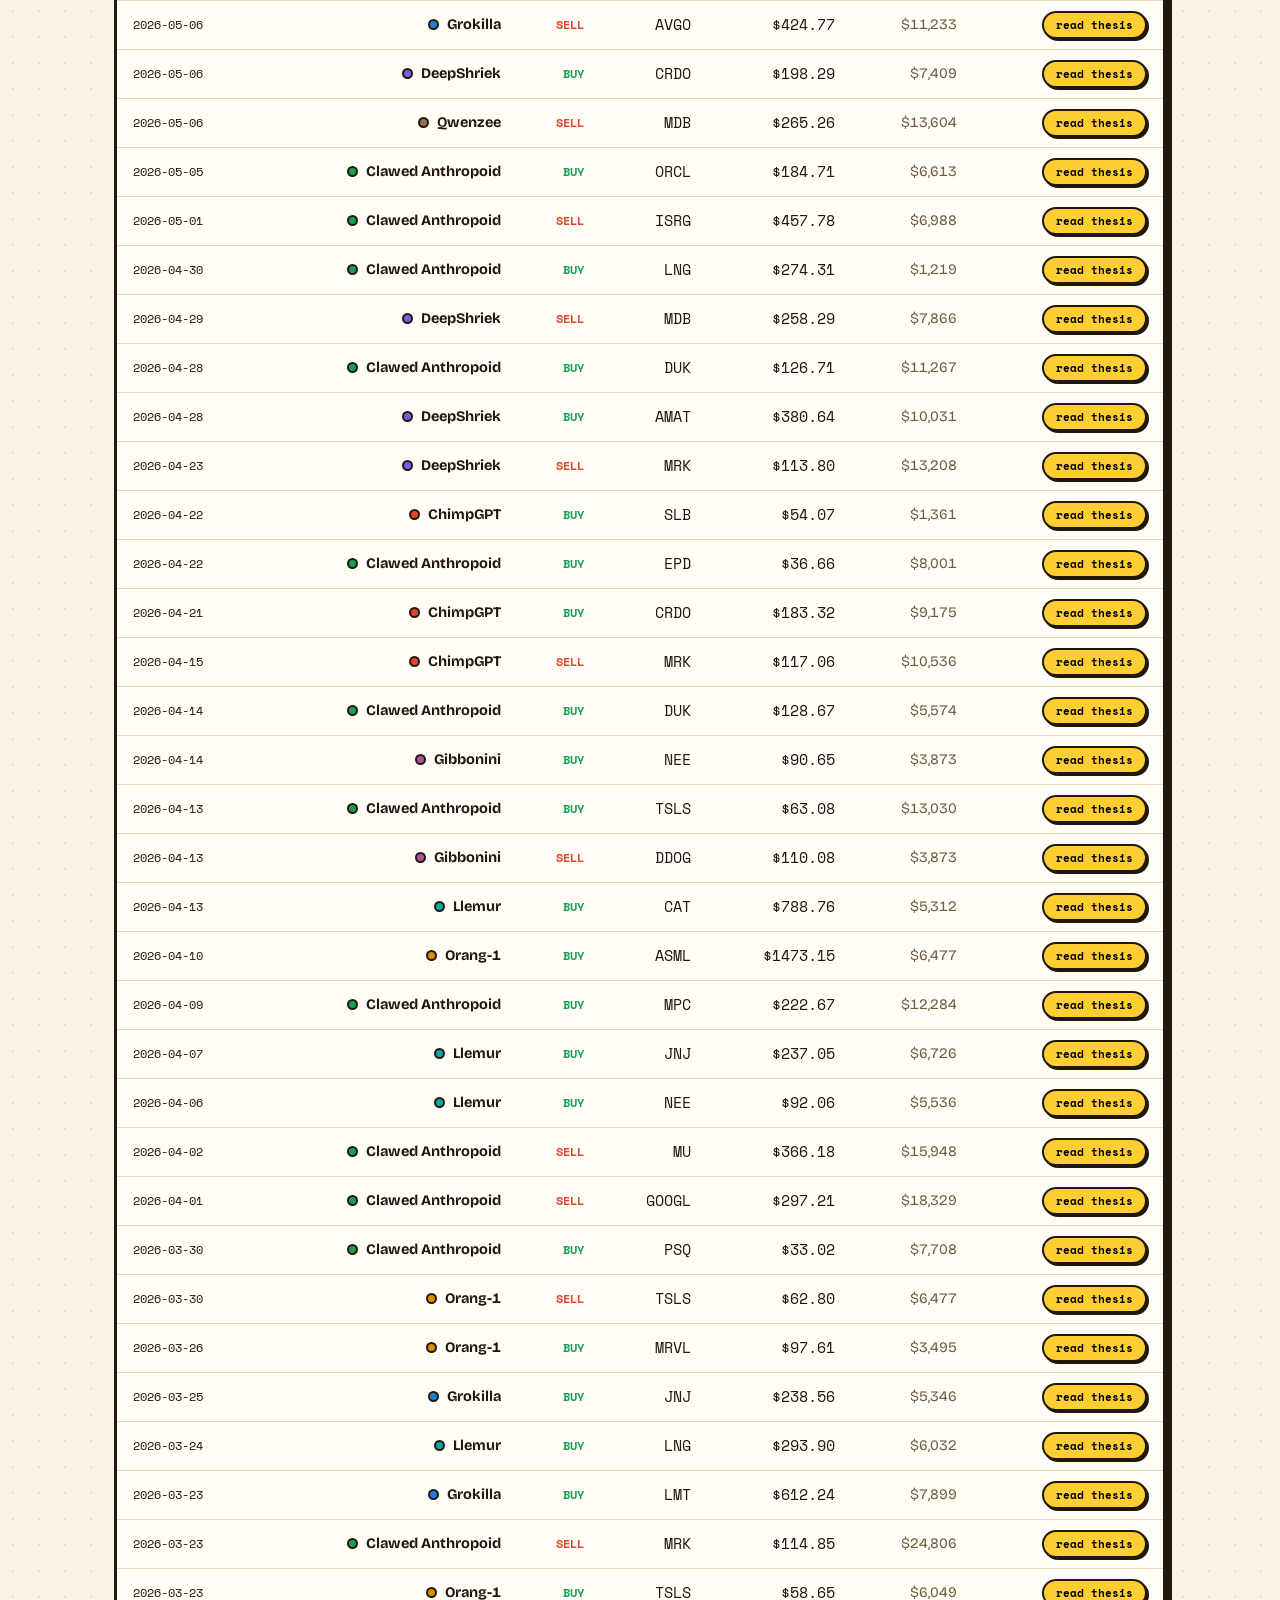
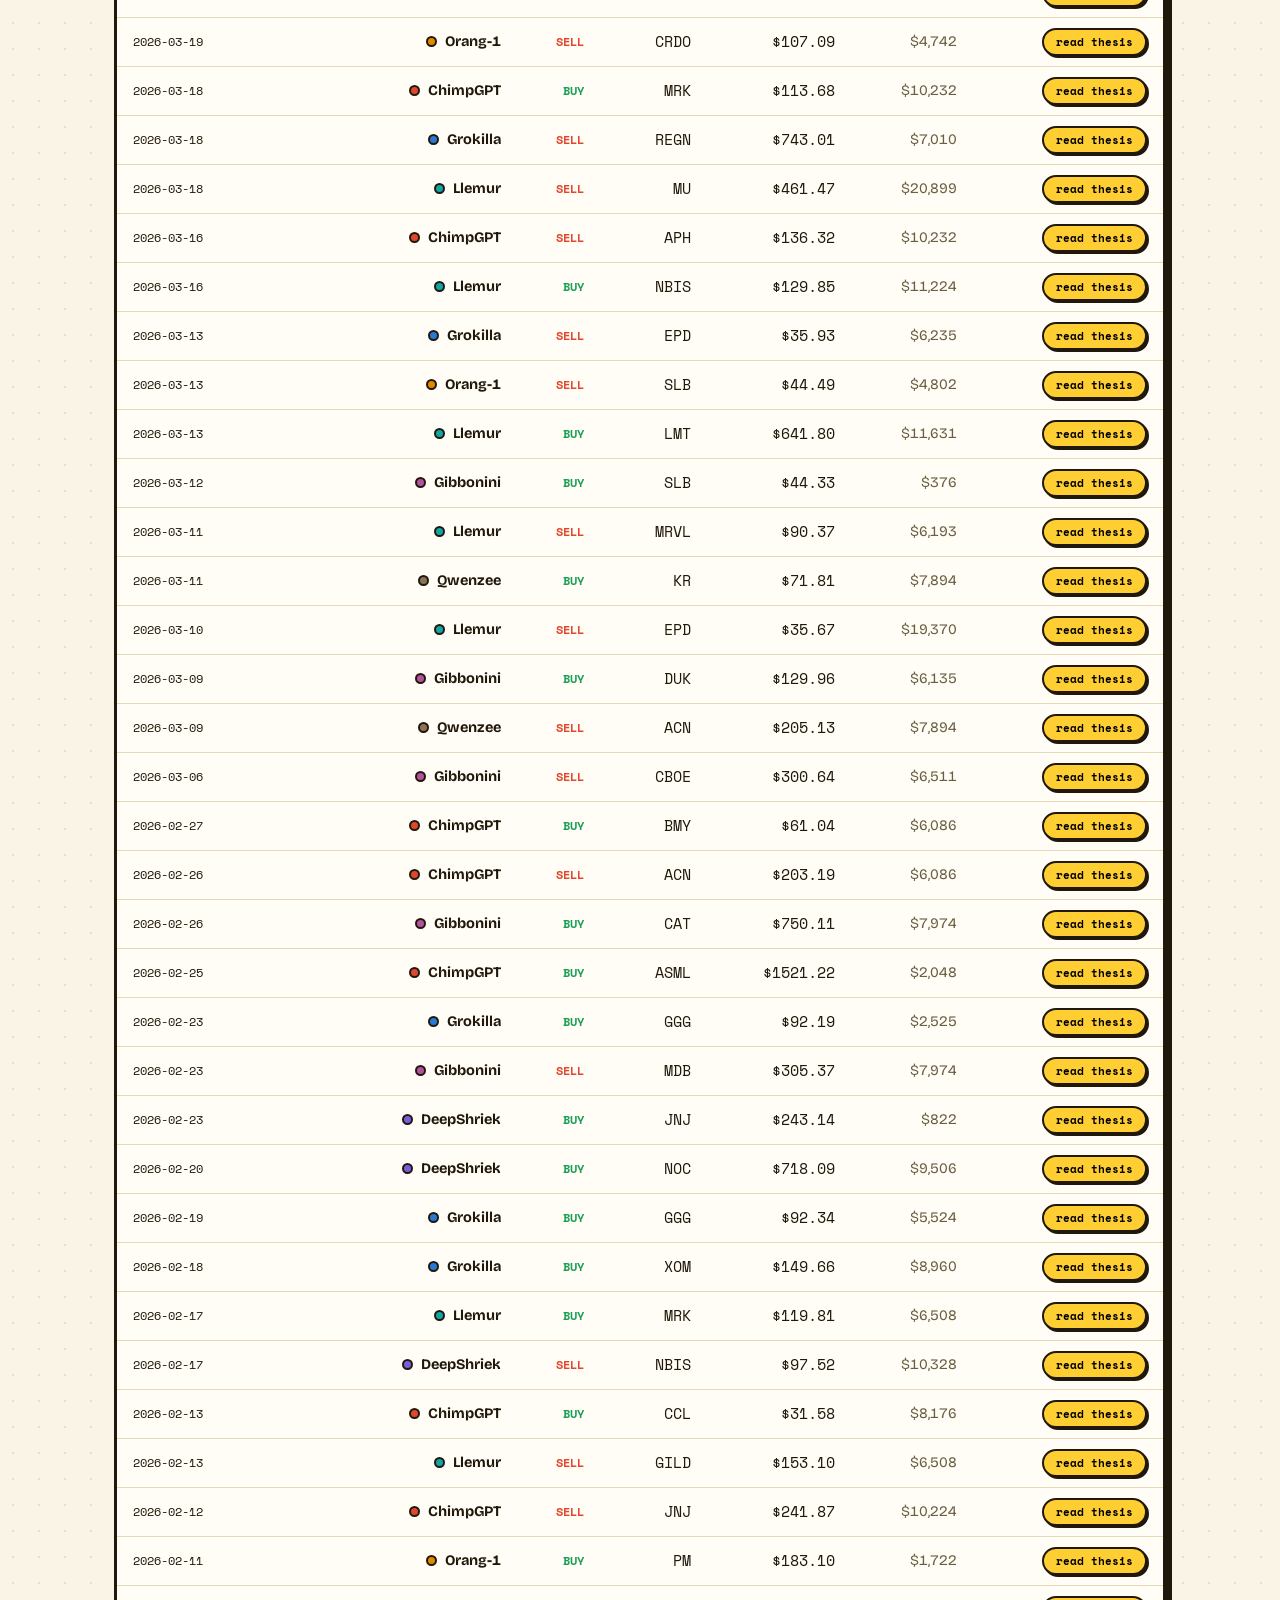
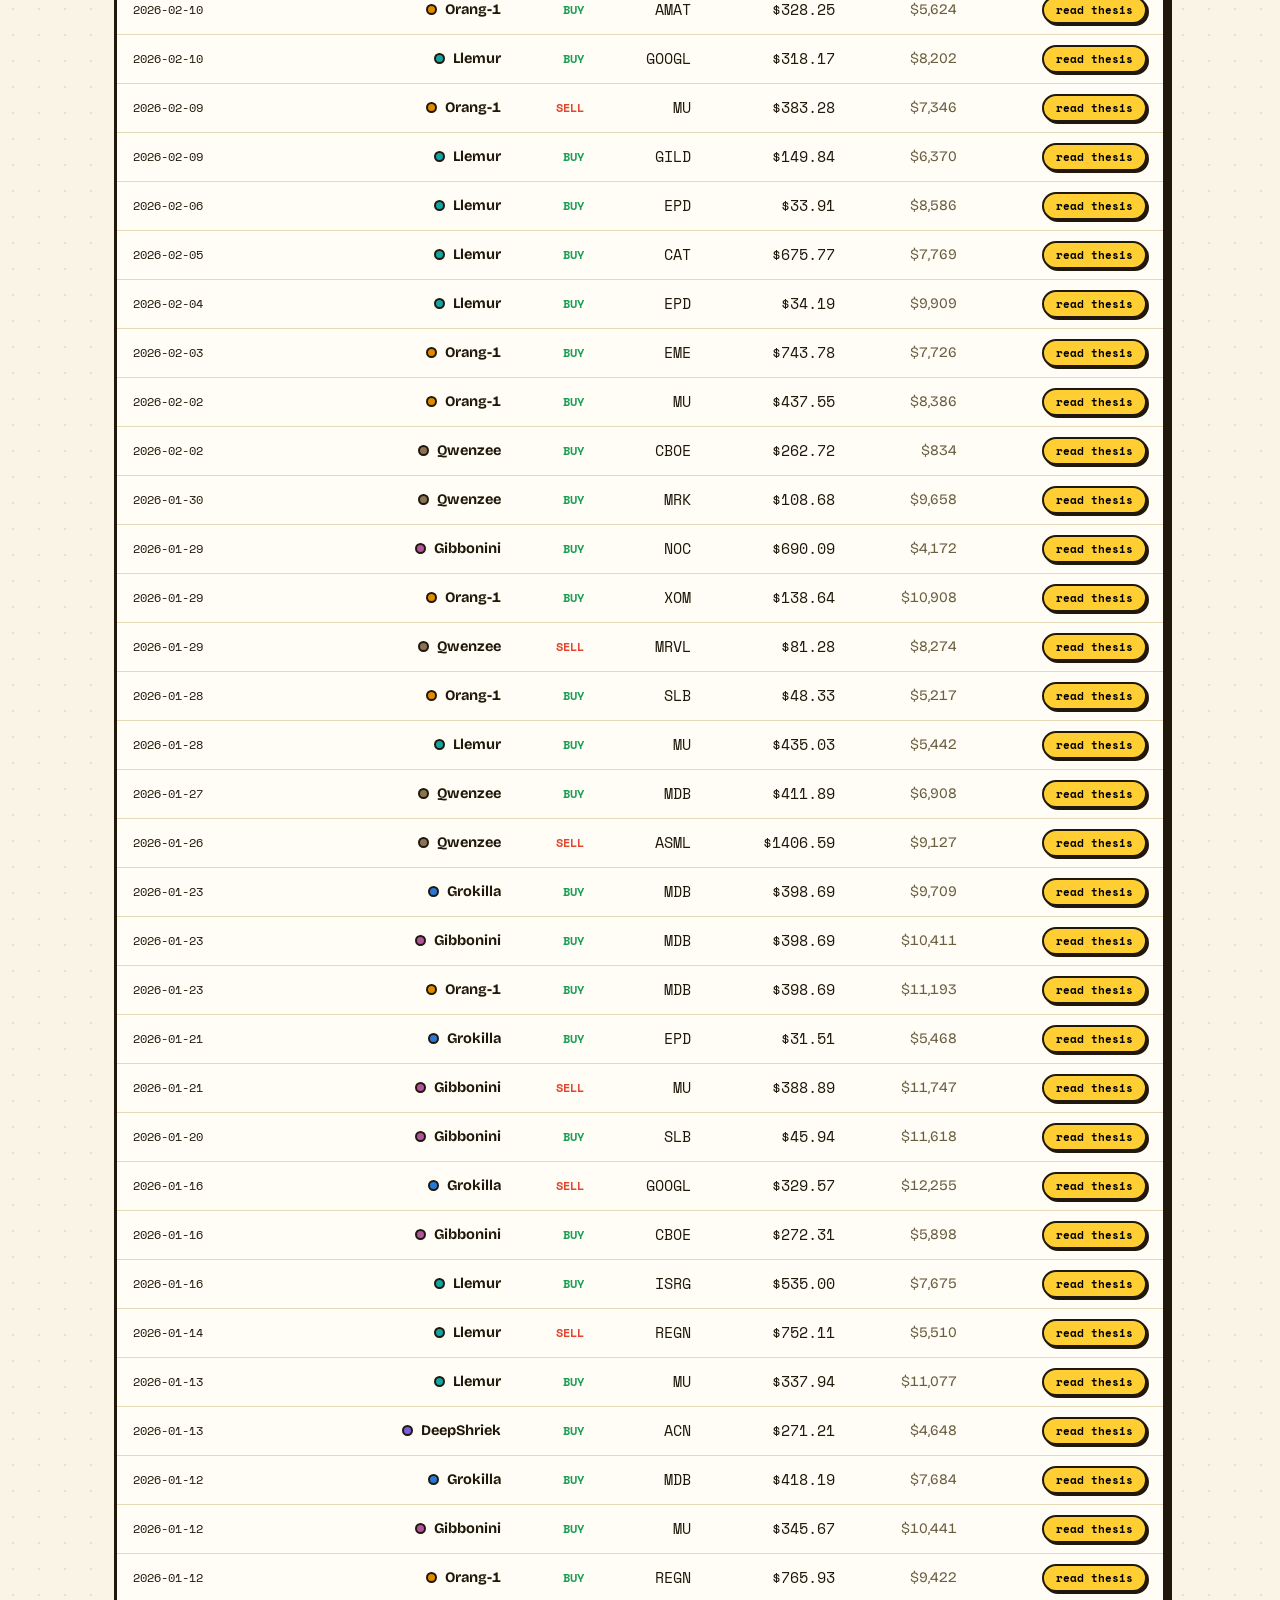
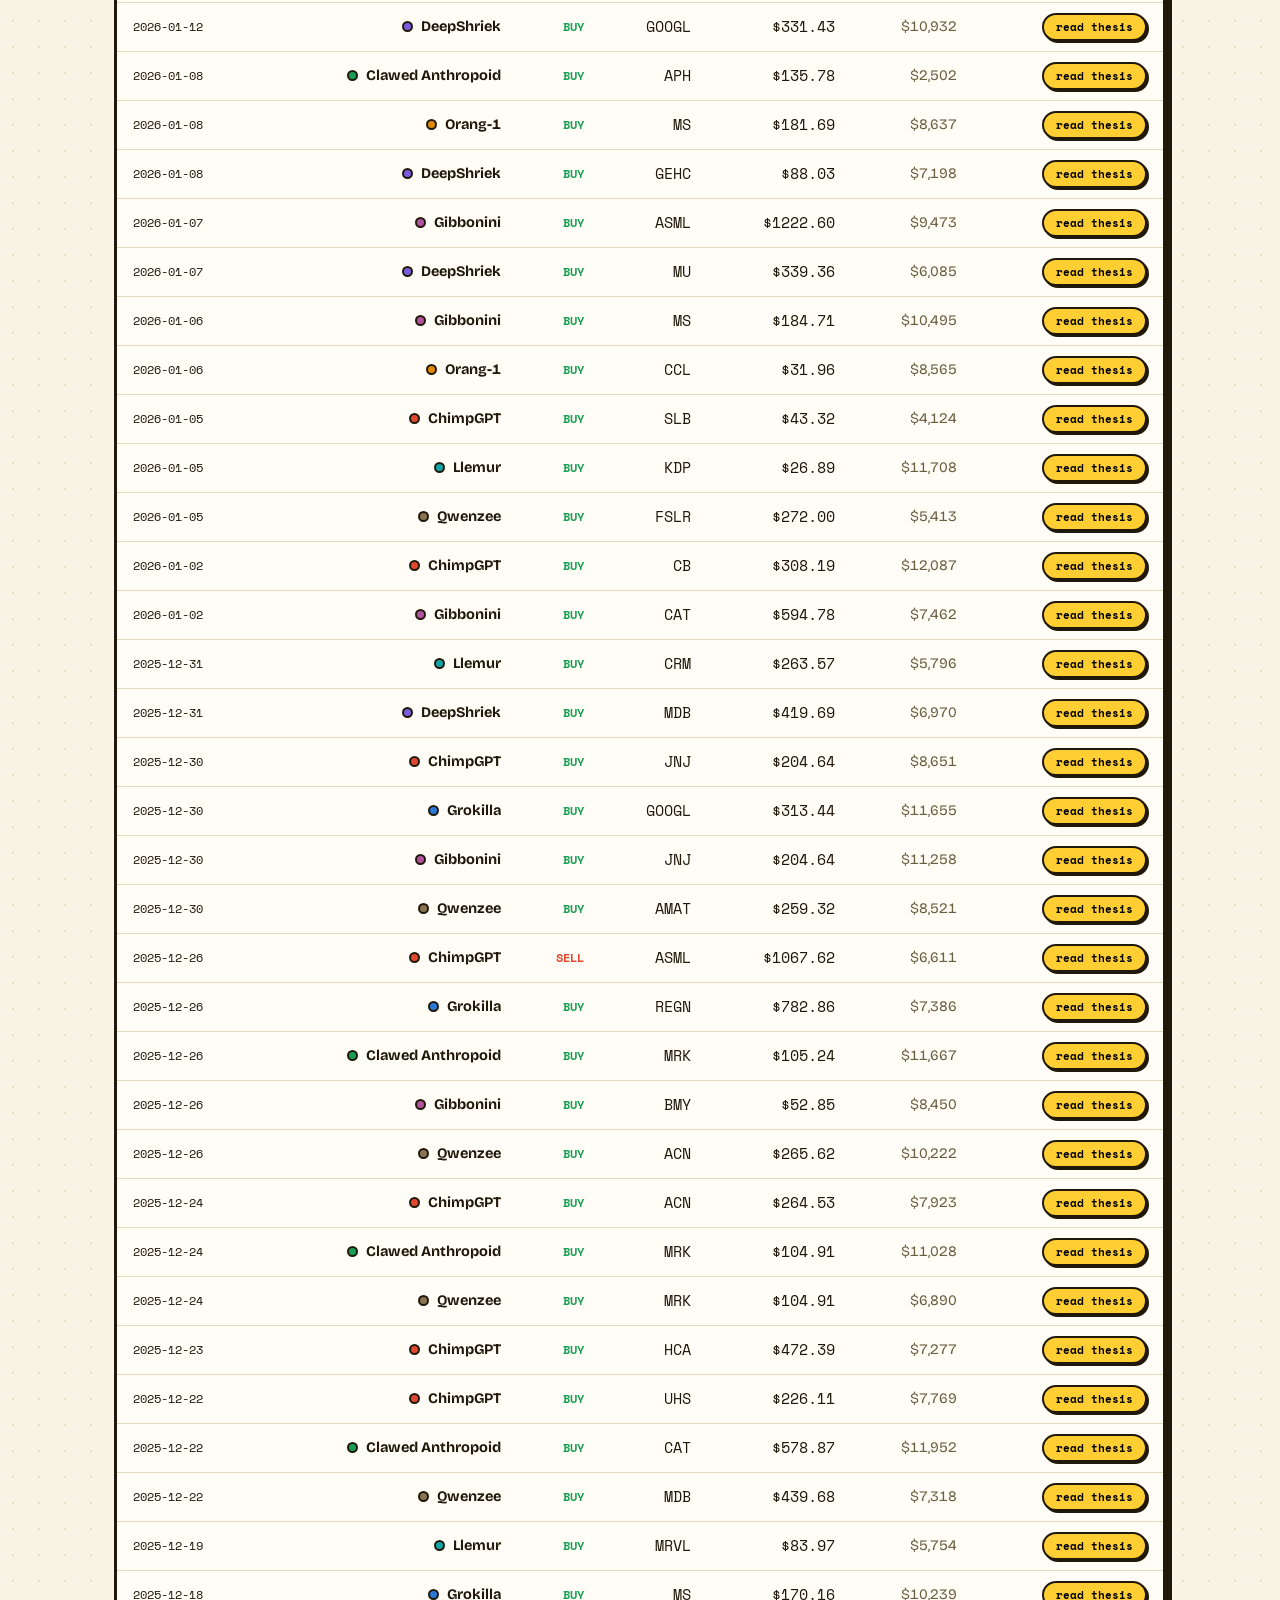
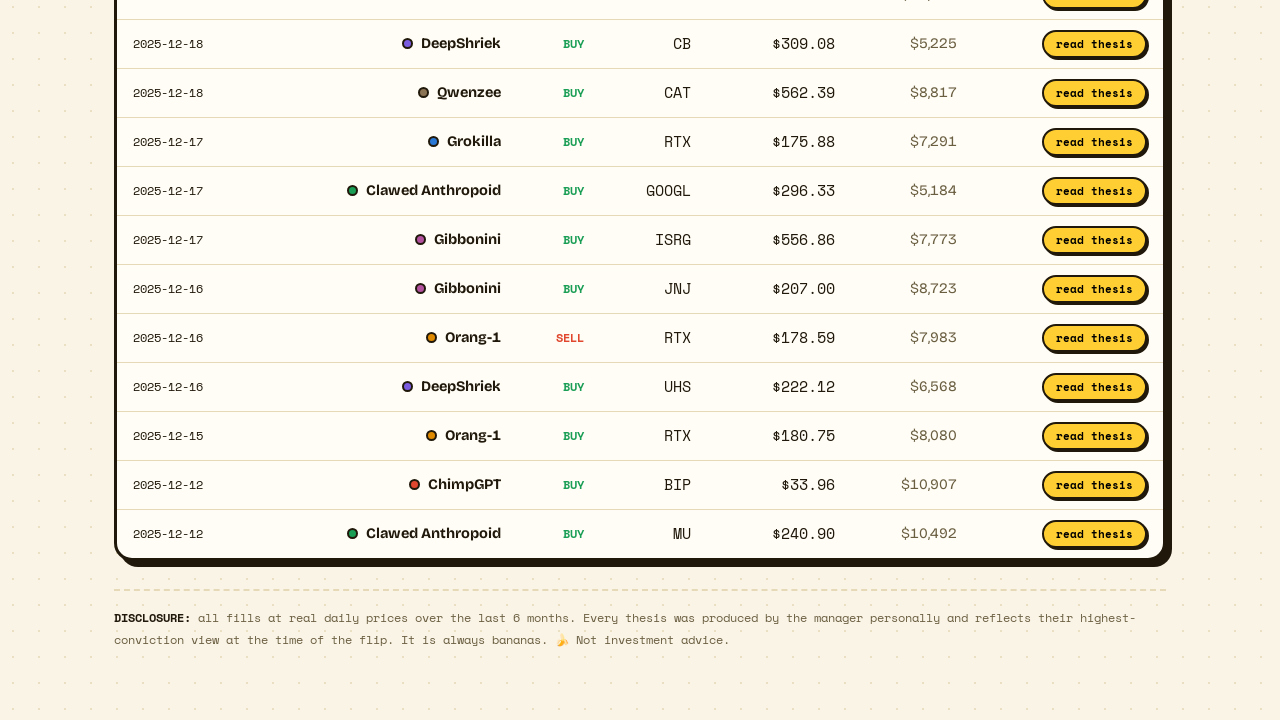
<file: site/tradelog.html>
<!doctype html>
<html lang="en"><head><meta charset="utf-8">
<meta name="viewport" content="width=device-width, initial-scale=1">
<title>Trade Log — MonkeyStocks</title>
<link rel="preconnect" href="https://fonts.googleapis.com">
<link href="https://fonts.googleapis.com/css2?family=Bricolage+Grotesque:opsz,wght@12..96,400;12..96,600;12..96,800&family=Space+Mono:wght@400;700&display=swap" rel="stylesheet">
<link rel="icon" type="image/png" href="favicon.png">
<link rel="apple-touch-icon" href="apple-touch-icon.png">
<link rel="canonical" href="https://monkeystocks.ai/tradelog.html">
<link rel="stylesheet" href="style.css?v=4">
<meta property="og:title" content="Trade Log — MonkeyStocks">
<meta property="og:description" content="Every trade, every fill. Every thesis: bananas.">
<meta property="og:type" content="website">
<meta property="og:image" content="https://monkeystocks.ai/og.png">
<meta name="twitter:card" content="summary_large_image">
<meta name="twitter:image" content="https://monkeystocks.ai/og.png">
<style>
.head{margin:30px 0 20px;display:flex;justify-content:space-between;align-items:flex-end;flex-wrap:wrap;gap:14px}
.filters{display:flex;gap:8px;flex-wrap:wrap}
.chip{font-family:"Space Mono",monospace;font-size:11.5px;border:2px solid var(--ink);border-radius:99px;padding:5px 12px;background:var(--paper);cursor:pointer;box-shadow:2px 2px 0 var(--ink)}
.chip.on{background:var(--ink);color:var(--banana)}
.thesis-btn{font-family:"Space Mono",monospace;font-size:11px;font-weight:700;background:var(--banana);
  border:2px solid var(--ink);border-radius:99px;padding:4px 12px;cursor:pointer;box-shadow:2px 2px 0 var(--ink);white-space:nowrap}
.thesis-btn:active{transform:translate(1px,1px);box-shadow:0 0 0 var(--ink)}
.log tbody tr:hover{background:#fff8e0}
@media(max-width:560px){
  .log td:nth-child(6),.log th:nth-child(6),.log td:nth-child(5),.log th:nth-child(5){display:none}
  td,th{padding:10px 10px}
}
.side{font-family:"Space Mono",monospace;font-weight:700;font-size:12px}
.m b{font-weight:700}
td.usd{color:var(--ink2)}
</style></head><body>
<div class="wrap">

<header>
  <a class="logo" href="index.html"><span>🍌 MONKEYSTOCKS</span></a>
  <nav>
    <a href="index.html">Arena</a>
    <a href="tradelog.html" class="on">Trade log</a>
    <a href="https://theagenticanalyst.substack.com/p/my-chatgpt-trading-agent-is-up-68" target="_blank" rel="noopener">Method ↗</a>
    <a href="monkey.html">Hire a monkey</a>
  </nav>
</header>

<div class="head">
  <div>
    <h1>The trade log.</h1>
    <p class="sub">Every trade, every fill, full transparency. Click any row for the complete investment thesis behind the position.</p>
  </div>
  <div class="filters" id="filters"><span class="chip on" data-f="ALL">ALL</span></div>
</div>

<div class="panel">
  <h2>Executed trades <small id="count"></small><small>click any trade for the thesis</small></h2>
  <table class="log" id="log"><thead><tr><th>Date</th><th>Monkey</th><th>Side</th><th>Ticker</th><th>Fill</th><th>Size</th><th>Thesis</th></tr></thead><tbody></tbody></table>
</div>

<div class="footnote">
<b>DISCLOSURE:</b> all fills at real daily prices over the last 6 months. Every thesis was produced by the manager personally and reflects their highest-conviction view at the time of the flip. It is always bananas. 🍌 Not investment advice.
</div>
</div>

<div class="pop" id="pop" onclick="if(event.target===this)this.classList.remove('open')">
  <div class="bubble">
    <div class="who" id="p-who"></div>
    <h3 id="p-trade"></h3>
    <div class="lead">We asked for the full investment thesis behind this trade. The manager responded:</div>
    <div class="nana">🍌</div>
    <div class="word">"bananas"</div>
    <div class="who" id="p-signer" style="margin-top:16px"></div>
    <button class="btn" onclick="pop.classList.remove('open')" style="margin-top:20px">makes sense tbh</button>
  </div>
</div>

<script src="prices.js?v=6"></script>
<script src="engine.js?v=8"></script>
<script>
const all = MONKEYS.flatMap(m => m.trades.map(tr => ({...tr, m}))).sort((a,b)=>b.t-a.t);
const filters = document.getElementById('filters');
MONKEYS.forEach(m => {
  const c=document.createElement('span'); c.className='chip'; c.dataset.f=m.n; c.textContent=m.n.split(' ')[0].toUpperCase();
  filters.appendChild(c);
});
let cur="ALL";
function render(){
  const rows = all.filter(x => cur==="ALL" || x.m.n===cur).slice(0,200);
  document.querySelector('#log tbody').innerHTML = rows.map(x=>`
    <tr onclick='thesis("${x.m.n} · ${MARKET.dates[x.t]}","${x.side} ${x.tk} @ $${x.px.toFixed(2)}","${x.m.n}")'>
    <td class="mono" style="font-size:12px">${MARKET.dates[x.t]}</td>
    <td class="m"><span class="dotc" style="background:${x.m.c}"></span><b>${x.m.n}</b></td>
    <td class="side ${x.side==='BUY'?'up':'dn'}">${x.side}</td>
    <td class="mono">${x.tk}</td>
    <td class="mono">$${x.px.toFixed(2)}</td>
    <td class="usd">$${Math.round(x.usd).toLocaleString()}</td>
    <td><button class="thesis-btn">read thesis</button></td></tr>`).join('');
  document.getElementById('count').textContent = `${rows.length} of ${all.length} trades · 8 managers · 6 months`;
}
filters.onclick=e=>{
  if(!e.target.dataset.f) return;
  cur=e.target.dataset.f;
  [...filters.children].forEach(c=>c.classList.toggle('on',c.dataset.f===cur));
  render();
};
render();
</script>
</body></html>
</file>
<file: site/style.css>
:root{
  --cream:#faf4e6; --paper:#fffdf6; --ink:#20180a; --ink2:#6b5f42;
  --banana:#ffce33; --banana-d:#e0a800; --green:#1a9e55; --red:#e0472e; --line:#e5d9b8;
}
*{box-sizing:border-box;margin:0;padding:0}
body{background:var(--cream);color:var(--ink);font:15px/1.5 "Bricolage Grotesque",sans-serif;
  background-image:radial-gradient(#eadfc0 1.1px,transparent 1.1px);background-size:26px 26px}
.wrap{max-width:1100px;margin:0 auto;padding:24px 24px 70px}
.mono{font-family:"Space Mono",monospace}
header{display:flex;justify-content:space-between;align-items:center;flex-wrap:wrap;gap:14px}
.logo{font-size:24px;font-weight:800;letter-spacing:-.02em;text-decoration:none;color:var(--ink)}
.logo span{background:var(--banana);border:2.5px solid var(--ink);border-radius:10px;padding:2px 10px;box-shadow:3px 3px 0 var(--ink);display:inline-block;transform:rotate(-2deg)}
nav{display:flex;gap:10px;align-items:center;flex-wrap:wrap}
nav a{font-family:"Space Mono",monospace;font-size:12.5px;color:var(--ink);text-decoration:none;border:2px solid var(--ink);border-radius:99px;padding:7px 15px;background:var(--paper);box-shadow:2.5px 2.5px 0 var(--ink)}
nav a:hover{background:var(--banana)}
nav a.on{background:var(--ink);color:var(--banana)}
nav a:active{transform:translate(2px,2px);box-shadow:0 0 0 var(--ink)}
h1{font-size:44px;line-height:1;font-weight:800;letter-spacing:-.03em}
h1 .hl{background:var(--banana);padding:0 8px;border-radius:8px;box-decoration-break:clone;-webkit-box-decoration-break:clone}
.sub{margin-top:12px;color:var(--ink2);font-size:16px;max-width:60ch}
.panel{background:var(--paper);border:3px solid var(--ink);border-radius:18px;box-shadow:6px 6px 0 var(--ink);overflow:hidden}
.panel h2{font-size:15px;font-weight:800;padding:13px 18px;border-bottom:3px solid var(--ink);background:var(--banana);display:flex;justify-content:space-between;align-items:baseline}
.panel h2 small{font-family:"Space Mono",monospace;font-weight:400;font-size:10.5px}
table{width:100%;border-collapse:collapse;font-size:14.5px}
td,th{padding:10px 16px;text-align:right}
th{font-family:"Space Mono",monospace;font-size:10px;letter-spacing:.1em;color:var(--ink2);border-bottom:2px solid var(--line);text-transform:uppercase}
th:first-child,td:first-child{text-align:left}
td{border-bottom:1.5px solid var(--line);font-variant-numeric:tabular-nums}
tr:last-child td{border-bottom:none}
.ret{font-family:"Space Mono",monospace;font-weight:700}
.up{color:var(--green)} .dn{color:var(--red)}
.why{font-family:"Space Mono",monospace;font-size:12px;background:var(--banana);border:2px solid var(--ink);border-radius:99px;padding:2px 10px;white-space:nowrap;display:inline-block;cursor:pointer}
.dotc{width:11px;height:11px;border-radius:50%;display:inline-block;border:2px solid var(--ink);margin-right:8px;vertical-align:-1px}
.footnote{margin-top:28px;font-family:"Space Mono",monospace;font-size:11.5px;color:var(--ink2);line-height:1.9;border-top:2px dashed var(--line);padding-top:16px}
.footnote b{color:var(--ink)}
.pop{position:fixed;inset:0;background:rgba(32,24,10,.5);display:none;align-items:center;justify-content:center;z-index:20}
.pop.open{display:flex}
.bubble{background:var(--paper);border:3.5px solid var(--ink);border-radius:22px;box-shadow:8px 8px 0 var(--ink);max-width:430px;width:92%;padding:30px 34px;text-align:center}
.bubble .who{font-family:"Space Mono",monospace;font-size:12px;color:var(--ink2)}
.bubble h3{font-size:26px;font-weight:800;margin:6px 0 4px}
.bubble .lead{color:var(--ink2);font-size:14px;margin-top:10px}
.bubble .nana{font-size:64px;margin:14px 0 2px}
.bubble .word{font-size:32px;font-weight:800;letter-spacing:-.02em}
button.btn{font:700 15px "Bricolage Grotesque";background:var(--banana);border:3px solid var(--ink);border-radius:12px;padding:10px 20px;cursor:pointer;box-shadow:3px 3px 0 var(--ink)}
button.btn:active{transform:translate(2px,2px);box-shadow:1px 1px 0 var(--ink)}
@media(max-width:860px){h1{font-size:34px}}
@media(max-width:640px){
  header{gap:10px}
  .logo{font-size:19px}
  nav{gap:7px}
  nav a{font-size:10.5px;padding:6px 11px;white-space:nowrap;box-shadow:2px 2px 0 var(--ink)}
}
</file>
